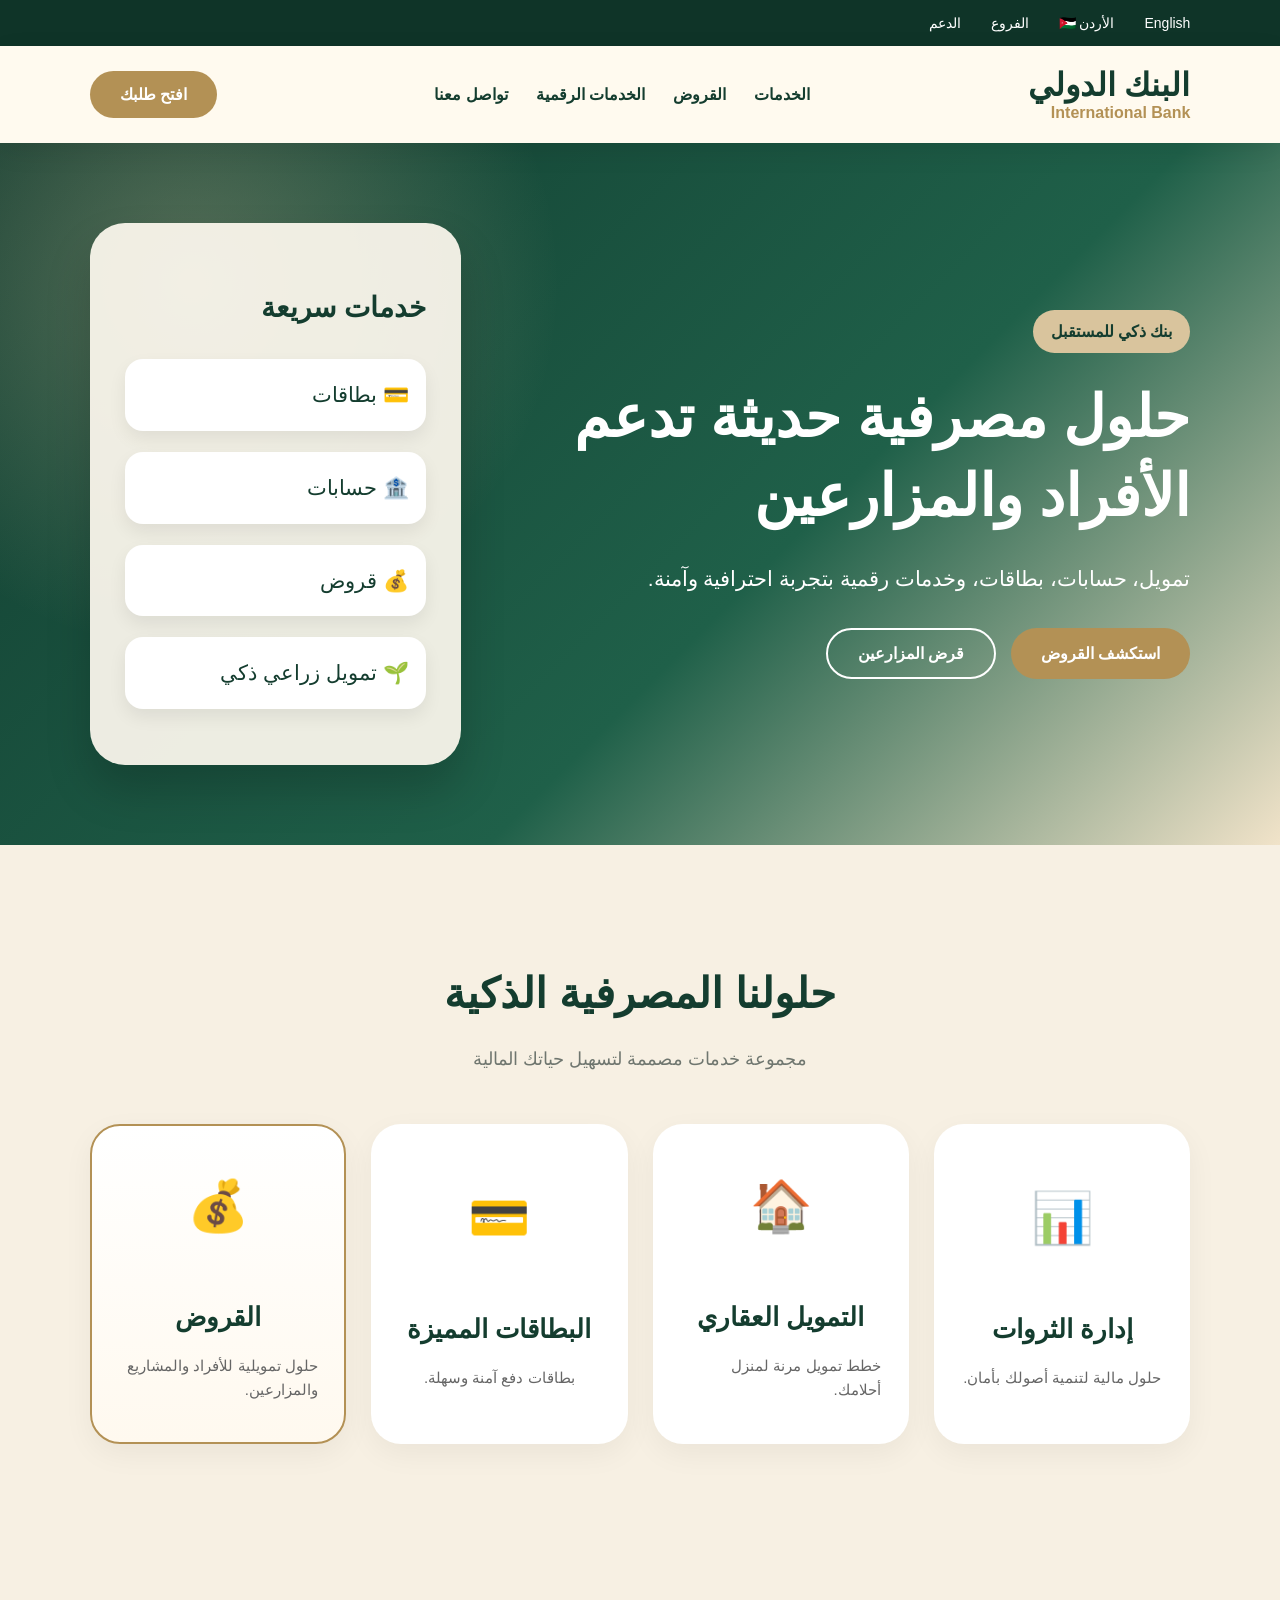
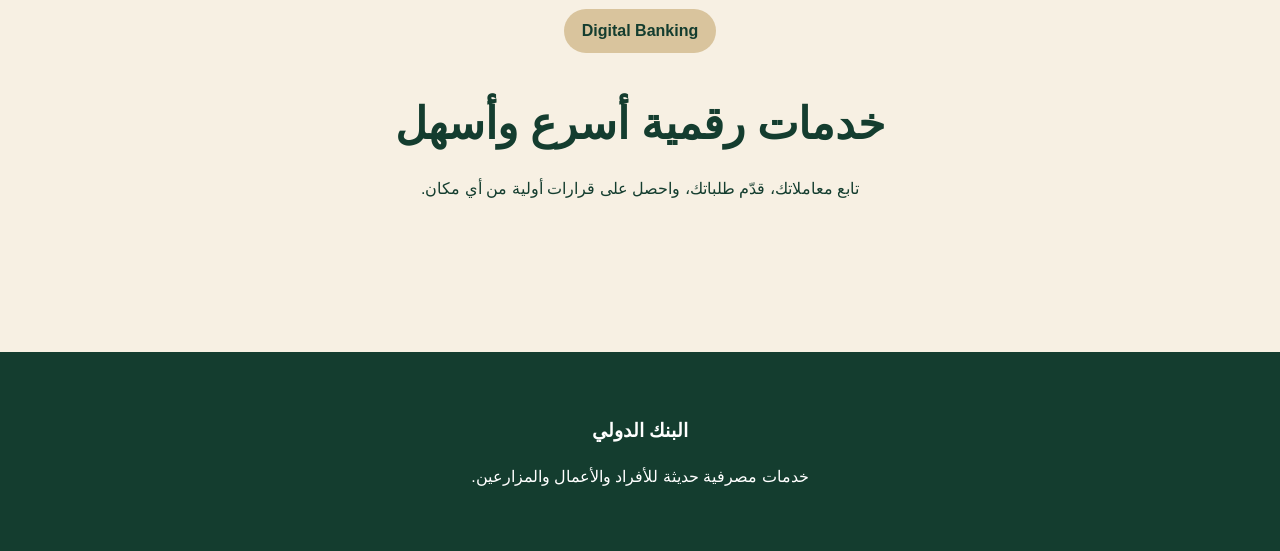
<file: frontend/index.html>
<!DOCTYPE html>
<html lang="ar" dir="rtl">
<head>
  <meta charset="UTF-8" />
  <meta name="viewport" content="width=device-width, initial-scale=1.0" />
  <title>البنك الدولي - تمويل زراعي ذكي</title>
  <link rel="stylesheet" href="style.css">
</head>
<body>

<header class="top-bar">
  <span>English</span>
  <span>الأردن 🇯🇴</span>
  <span>الفروع</span>
  <span>الدعم</span>
</header>

<header class="main-header">
  <div class="logo">
    <div class="logo-text">
        <h1>البنك الدولي</h1>
        <p>International Bank</p>
    </div>
  </div>

  <nav>
    <a href="#solutions">الخدمات</a>
    <a onclick="openLoansPage()">القروض</a>
    <a href="#digital">الخدمات الرقمية</a>
    <a href="#contact">تواصل معنا</a>
  </nav>

  <button onclick="openLoansPage()">افتح طلبك</button>
</header>

<main id="homePage">
  <section class="hero">
    <div class="hero-content">
      <span class="badge">بنك ذكي للمستقبل</span>
      <h2>حلول مصرفية حديثة تدعم الأفراد والمزارعين</h2>
      <p>تمويل، حسابات، بطاقات، وخدمات رقمية بتجربة احترافية وآمنة.</p>

      <div class="hero-actions">
        <button onclick="openLoansPage()">استكشف القروض</button>
        <button class="outline" onclick="openFarmerLoan()">قرض المزارعين</button>
      </div>
    </div>

    <div class="floating-card">
      <h3>خدمات سريعة</h3>
      <p>💳 بطاقات</p>
      <p>🏦 حسابات</p>
      <p>💰 قروض</p>
      <p>🌱 تمويل زراعي ذكي</p>
    </div>
  </section>

  <section id="solutions" class="solutions">
    <h2>حلولنا المصرفية الذكية</h2>
    <p class="sub-title">مجموعة خدمات مصممة لتسهيل حياتك المالية</p>

    <div class="solution-grid">
      <div class="solution-card">
        <div class="icon">📊</div>
        <h3>إدارة الثروات</h3>
        <p>حلول مالية لتنمية أصولك بأمان.</p>
      </div>

      <div class="solution-card">
        <div class="icon">🏠</div>
        <h3>التمويل العقاري</h3>
        <p>خطط تمويل مرنة لمنزل أحلامك.</p>
      </div>

      <div class="solution-card">
        <div class="icon">💳</div>
        <h3>البطاقات المميزة</h3>
        <p>بطاقات دفع آمنة وسهلة.</p>
      </div>

      <div class="solution-card special" onclick="openLoansPage()">
        <div class="icon">💰</div>
        <h3>القروض</h3>
        <p>حلول تمويلية للأفراد والمشاريع والمزارعين.</p>
      </div>
    </div>
  </section>

  <section id="digital" class="digital">
    <div>
      <span class="badge">Digital Banking</span>
      <h2>خدمات رقمية أسرع وأسهل</h2>
      <p>تابع معاملاتك، قدّم طلباتك، واحصل على قرارات أولية من أي مكان.</p>
    </div>
  </section>
</main>

<section id="loansPage" class="loans-page hidden">
  <button class="back-btn" onclick="goHome()">رجوع للرئيسية</button>

  <h2>القروض</h2>
  <p class="sub-title">اختر نوع القرض المناسب لك</p>

  <div class="loan-types">
    <div class="loan-card">
      <span>👤</span>
      <h3>القرض الشخصي</h3>
      <p>تمويل سريع لتلبية احتياجاتك الشخصية.</p>
      <button>اعرف أكثر</button>
    </div>

    <div class="loan-card">
      <span>🏠</span>
      <h3>القرض السكني</h3>
      <p>تمويل يساعدك على امتلاك منزل أحلامك.</p>
      <button>اعرف أكثر</button>
    </div>

    <div class="loan-card">
      <span>🚗</span>
      <h3>قرض السيارات</h3>
      <p>تمويل مناسب لشراء سيارتك الجديدة.</p>
      <button>اعرف أكثر</button>
    </div>

    <div class="loan-card farmer" onclick="openFarmerLoan()">
      <small>مدعوم بالذكاء الاصطناعي</small>
      <span>🌱</span>
      <h3>قرض المزارعين</h3>
      <p>تمويل زراعي ذكي حسب الأرض والمحصول والمنطقة.</p>
      <button>تقدم الآن</button>
    </div>
  </div>
</section>

<section id="farmerLoanPage" class="farmer-page hidden">
  <button class="back-btn" onclick="openLoansPage()">رجوع للقروض</button>

  <div class="form-layout">
    <aside class="form-info">
      <span class="badge">تمويل زراعي ذكي</span>
      <h2>قرض المزارعين</h2>
      <p>نموذج احترافي يرسل بيانات المزرعة للنظام لتحليل أهلية القرض.</p>

      <div class="steps-view">
        <div class="step-dot active-dot">1</div>
        <div class="line"></div>
        <div class="step-dot">2</div>
        <div class="line"></div>
        <div class="step-dot">3</div>
      </div>
    </aside>

    <form id="loanForm" class="farmer-form">
      <div class="progress">
        <div id="progressBar"></div>
      </div>

      <div class="form-step active-step">
        <h3>بيانات المزارع</h3>
        <label>اسم المزارع</label>
        <input id="farmer_name" type="text" required />
        <label>المنطقة</label>
<select id="city_name" required>
    <option value="" disabled selected>اختر المنطقة...</option>
    <option value="الأغوار">الأغوار</option>
    <option value="إربد">إربد</option>
    <option value="الكرك">الكرك</option>
    <option value="المفرق">المفرق</option>
    <option value="عمان">عمان</option>
    <option value="السلط">السلط</option>
    <option value="جرش">جرش</option>
    <option value="عجلون">عجلون</option>
    <option value="مادبا">مادبا</option>
    <option value="معان">معان</option>
    <option value="الطفيلة">الطفيلة</option>
    <option value="العقبة">العقبة</option>
</select>
        <button type="button" onclick="nextStep()">التالي</button>
      </div>

      <div class="form-step">
        <h3>بيانات الأرض والمحصول</h3>
        <label>نوع المحصول</label>
        <select id="crop_name" required>
          <option value="">اختر المحصول</option>
          <option>بندورة</option>
          <option>خيار</option>
          <option>بطاطا</option>
          <option>كوسا</option>
          <option>زيتون</option>
          <option>عنب</option>
          <option>باميا خضراء</option>
          <option>ليمون</option>
          <option>بصل ناشف</option>
        </select>
        <label>مساحة الأرض بالدونم</label>
        <input id="land_area" type="number" required />
        <label>مصدر المياه</label>
        <select id="water_source" required>
          <option value="">اختر مصدر المياه</option>
          <option>ري</option>
          <option>أمطار</option>
        </select>
        <div class="form-buttons">
          <button type="button" class="dark" onclick="prevStep()">السابق</button>
          <button type="button" onclick="nextStep()">التالي</button>
        </div>
      </div>

      <div class="form-step">
        <h3>بيانات القرض</h3>
        <label>سنوات الخبرة</label>
        <input id="experience_years" type="number" required />
        <label>مبلغ القرض المطلوب</label>
        <input id="loan_amount" type="number" required />
        <div class="form-buttons">
          <button type="button" class="dark" onclick="prevStep()">السابق</button>
          <button type="submit">احسب تقييمي</button>
        </div>
      </div>
    </form>
  </div>

  <!-- لوحة التحكم للنتائج (Dashboard) المحدثة -->
  <div id="result" class="result-container hidden">
    <div class="dashboard-header">
      <h3>📊 لوحة تحليل أهلية القرض</h3>
      <button class="print-btn" onclick="window.print()">تحميل التقرير PDF</button>
    </div>

    <div class="dashboard-grid">
      <!-- بطاقة النتيجة النهائية -->
      <div class="stat-card highlight">
        <h4>الحالة النهائية</h4>
        <div id="statusResult" class="status-badge">جاري التحليل...</div>
      </div>

      <!-- بطاقة مبلغ التمويل المتوقع -->
      <div class="stat-card">
        <h4>التمويل المقترح</h4>
        <p id="suggestedAmount" class="stat-value">--</p>
        <small>دينار أردني</small>
      </div>

      <!-- بطاقة تقييم المخاطر -->
      <div class="stat-card">
        <h4>مؤشر المخاطر</h4>
        <div class="risk-meter">
          <div id="riskLevel" class="risk-fill" style="width: 0%"></div>
        </div>
        <p id="riskText">--</p>
      </div>
    </div>

    <!-- صندوق التحليل التفصيلي -->
    <div class="analysis-details">
      <h4>📝 التوصيات والتحليل الفني</h4>
      <div id="detailedReport" class="report-text"></div>
    </div>
    
    <!-- ميزة المحفظة (Wallet Preview) -->
    <div class="wallet-preview">
      <p>💰 سيتم تحويل الدفعة الأولى إلى <strong>محفظتك الإلكترونية</strong> فور التوقيع الرقمي.</p>
    </div>
  </div>
</section>

<footer id="contact">
  <h3>البنك الدولي</h3>
  <p>خدمات مصرفية حديثة للأفراد والأعمال والمزارعين.</p>
</footer>

<script src="script.js"></script>
</body>
</html>
</file>
<file: frontend/style.css>
/* --- الإعدادات العامة --- */
* {
    box-sizing: border-box;
}

body {
    margin: 0;
    font-family: Tahoma, Arial, sans-serif;
    background: #f7f0e3;
    color: #143d2f;
    line-height: 1.6;
}

/* --- الشريط العلوي --- */
.top-bar {
    background: #0f3428;
    color: white;
    display: flex;
    gap: 30px;
    padding: 12px 7%;
    font-size: 14px;
}

/* --- الهيدر الرئيسي واللوجو المدمج --- */
.main-header {
    background: rgba(255, 250, 240, 0.95);
    backdrop-filter: blur(10px);
    padding: 22px 7%;
    display: flex;
    justify-content: space-between;
    align-items: center;
    box-shadow: 0 8px 25px #00000015;
    position: sticky;
    top: 0;
    z-index: 50;
}

.logo {
    display: flex;
    align-items: center;
    justify-content: center;
    gap: 15px;
}

.bank-logo {
    width: 75px;
    height: 75px;
    object-fit: contain;
    display: block;
}

.logo-text h1 {
    margin: 0;
    line-height: 1.1;
    font-size: 32px;
}

.logo-text p {
    margin: 0;
    line-height: 1.1;
    color: #b39155;
    font-weight: bold;
}

/* --- التنقل والروابط --- */
nav {
    display: flex;
    gap: 28px;
}

nav a {
    color: #143d2f;
    text-decoration: none;
    font-weight: bold;
    cursor: pointer;
}

/* --- الأزرار العامة --- */
button {
    border: none;
    border-radius: 35px;
    background: #b39155;
    color: white;
    padding: 14px 30px;
    font-size: 16px;
    font-weight: bold;
    cursor: pointer;
    transition: 0.3s;
}

button:hover {
    transform: translateY(-3px);
    box-shadow: 0 10px 20px #00000025;
}

/* --- قسم الهيرو (البداية) --- */
.hero {
    min-height: 600px;
    padding: 80px 7%;
    display: grid;
    grid-template-columns: 1.3fr 0.7fr;
    gap: 40px;
    align-items: center;
    background:
        radial-gradient(circle at 15% 20%, #d9c49d55, transparent 30%),
        linear-gradient(135deg, #123d30, #1f6049 60%, #f1e3c9);
}

.hero-content { color: white; }

.badge {
    display: inline-block;
    background: #d9c49d;
    color: #143d2f;
    padding: 9px 18px;
    border-radius: 25px;
    font-weight: bold;
}

.hero h2 {
    font-size: 58px;
    line-height: 1.35;
    margin: 25px 0;
}

.hero p {
    font-size: 21px;
    line-height: 1.8;
    max-width: 650px;
}

.hero-actions { display: flex; gap: 15px; margin-top: 30px; }
.outline { background: transparent; border: 2px solid white; }

/* الكارت العائم */
.floating-card {
    background: rgba(255, 250, 240, 0.92);
    border-radius: 35px;
    padding: 35px;
    box-shadow: 0 25px 45px #00000030;
}

.floating-card h3 { font-size: 28px; }

.floating-card p {
    background: white;
    padding: 17px;
    border-radius: 18px;
    box-shadow: 0 8px 18px #00000012;
}

/* --- أقسام الحلول والخدمات --- */
.solutions, .digital, .loans-page, .farmer-page {
    padding: 85px 7%;
    text-align: center;
}

.solutions h2, .digital h2, .loans-page h2 {
    font-size: 44px;
    margin-bottom: 10px;
}

.sub-title {
    color: #6f766f;
    font-size: 19px;
    margin-bottom: 45px;
    text-align: center;
}

/* شبكة البطاقات (الحلول والقروض) */
.solution-grid, .loan-types {
    display: grid;
    grid-template-columns: repeat(4, 1fr);
    gap: 25px;
    text-align: right; /* للعودة للتنسيق العربي */
}

.solution-card, .loan-card {
    background: white;
    padding: 35px 25px;
    border-radius: 28px;
    box-shadow: 0 12px 30px #00000012;
    transition: 0.3s;
    min-height: 240px;
}

.solution-card:hover, .loan-card:hover {
    transform: translateY(-10px);
    box-shadow: 0 20px 40px #00000022;
}

.icon, .loan-card span { font-size: 45px; }
.solution-card h3, .loan-card h3 { font-size: 26px; }
.solution-card p, .loan-card p { color: #666; line-height: 1.8; }

/* التميز لقرض المزارعين والخدمات الخاصة */
.special, .loan-card.farmer {
    border: 3px solid #b39155;
    background: linear-gradient(180deg, #fff, #f2e5cc);
    cursor: pointer;
}

.loan-card small {
    background: #143d2f;
    color: white;
    padding: 7px 12px;
    border-radius: 18px;
    display: inline-block;
    margin-bottom: 14px;
}

/* --- النماذج وقرض المزارعين --- */
.hidden { display: none; }

.form-layout {
    display: grid;
    grid-template-columns: 0.85fr 1.15fr;
    gap: 35px;
    align-items: start;
    text-align: right;
}

.form-info {
    background: linear-gradient(160deg, #143d2f, #23624b);
    color: white;
    padding: 45px;
    border-radius: 34px;
    min-height: 520px;
    box-shadow: 0 18px 40px #00000025;
}

.form-info h2 { font-size: 48px; }
.form-info p { font-size: 20px; line-height: 1.9; }

/* خطوات النموذج */
.steps-view {
    display: flex;
    align-items: center;
    margin-top: 55px;
}

.step-dot {
    width: 44px;
    height: 44px;
    background: white;
    color: #143d2f;
    border-radius: 50%;
    display: grid;
    place-items: center;
    font-weight: bold;
}

.active-dot { background: #d9c49d; }
.line { height: 3px; background: #d9c49d; flex: 1; }

/* الفورم */
.farmer-form {
    background: white;
    padding: 35px;
    border-radius: 34px;
    box-shadow: 0 18px 40px #00000018;
    text-align: right;
}

.progress {
    height: 10px;
    background: #eee1c8;
    border-radius: 20px;
    margin-bottom: 30px;
    overflow: hidden;
}

#progressBar {
    height: 100%;
    width: 33%;
    background: #b39155;
    transition: 0.3s;
}

.form-step { display: none; }
.active-step { display: block; }
.farmer-form input, .farmer-form select {
    width: 100%;
    padding: 16px;
    border: 1px solid #d8c7a6;
    border-radius: 20px; /* نفس درجة الاستدارة اللي في صورتك */
    margin-top: 8px;
    background-color: white;
    font-size: 16px;
    color: #143d2f;
    appearance: none; /* لإزالة السهم الافتراضي للمتصفح إذا أردتِ */
    background-image: url('data:image/svg+xml;charset=US-ASCII,<svg xmlns="http://www.w3.org/2000/svg" width="20" height="20" viewBox="0 0 20 20"><path fill="%23b39155" d="M5 7l5 5 5-5z"/></svg>'); /* سهم ذهبي أنيق */
    background-repeat: no-repeat;
    background-position: left 15px center; /* وضع السهم جهة اليسار لأن الكتابة بالعربي */
}

/* --- لوحة التحكم (Dashboard) والنتائج --- */
.result-container {
    margin-top: 50px;
    background: #fff;
    border-radius: 34px;
    padding: 40px;
    box-shadow: 0 20px 50px rgba(0,0,0,0.1);
    border-top: 8px solid #b39155;
    animation: slideUp 0.5s ease-out;
    text-align: right;
}

@keyframes slideUp {
    from { opacity: 0; transform: translateY(30px); }
    to { opacity: 1; transform: translateY(0); }
}

.dashboard-header {
    display: flex;
    justify-content: space-between;
    align-items: center;
    margin-bottom: 30px;
    border-bottom: 2px solid #f7f0e3;
    padding-bottom: 15px;
}

.dashboard-grid {
    display: grid;
    grid-template-columns: repeat(3, 1fr);
    gap: 25px;
    margin-bottom: 35px;
}

.stat-card {
    background: #fdfaf4;
    padding: 25px;
    border-radius: 24px;
    text-align: center;
    border: 1px solid #efe2c8;
}

.stat-card.highlight { background: #143d2f; color: white; }

/* مؤشر المخاطر */
.risk-meter {
    height: 14px;
    background: #eee;
    border-radius: 10px;
    margin: 20px 0 10px;
    overflow: hidden;
}

.risk-fill {
    height: 100%;
    width: 0%;
    background: linear-gradient(to left, #ff4b2b, #ffb75e);
    transition: width 1.5s cubic-bezier(0.1, 0.7, 1.0, 0.1);
}

.analysis-details {
    background: #f9f9f9;
    padding: 30px;
    border-radius: 24px;
    border-right: 6px solid #b39155;
    text-align: right;
}

/* --- الفوتر والتجاوب --- */
footer {
    background: #143d2f;
    color: white;
    text-align: center;
    padding: 45px 7%;
    margin-top: 50px;
}

@media (max-width: 1000px) {
    .hero, .solution-grid, .loan-types, .form-layout, .dashboard-grid {
        grid-template-columns: 1fr;
    }
    .main-header { flex-direction: column; gap: 18px; }
    .hero h2 { font-size: 38px; }
}

@media print {
    .top-bar, .main-header, .back-btn, .farmer-form, .print-btn, footer {
        display: none !important;
    }
}




/* --- قسم الحلول المصرفية (التنسيق المطابق للصورة) --- */
.solutions {
    padding: 80px 7%;
    text-align: center;
    background-color: #f7f0e3; /* لون الخلفية الكريمي الهادئ */
}

.solutions h2 {
    font-size: 42px;
    color: #143d2f;
    margin-bottom: 10px;
    font-weight: bold;
}

.sub-title {
    font-size: 18px;
    color: #6f766f;
    margin-bottom: 50px;
}

/* شبكة البطاقات */
.solution-grid {
    display: grid;
    grid-template-columns: repeat(4, 1fr);
    gap: 25px;
    max-width: 1200px;
    margin: 0 auto;
}

/* تصميم البطاقة الموحد */
.solution-card {
    background: #ffffff;
    border-radius: 30px; /* حواف مستديرة ناعمة */
    padding: 40px 20px;
    box-shadow: 0 10px 30px rgba(0, 0, 0, 0.05); /* ظل خفيف جداً */
    transition: all 0.3s ease;
    display: flex;
    flex-direction: column;
    align-items: center;
    min-height: 320px;
    justify-content: center;
    border: 1px solid transparent;
}

/* تأثير عند تمرير الماوس */
.solution-card:hover {
    transform: translateY(-10px);
    box-shadow: 0 15px 40px rgba(0, 0, 0, 0.1);
}

/* تمييز بطاقة القروض (الإطار الذهبي) */
.solution-card.special {
    border: 2px solid #b39155;
    background: linear-gradient(180deg, #ffffff 0%, #fff9ef 100%);
}

/* تنسيق الأيقونات (Emoji أو Image) */
.solution-card .icon {
    font-size: 50px;
    margin-bottom: 25px;
    display: block;
}

.solution-card h3 {
    font-size: 26px;
    color: #143d2f;
    margin-bottom: 15px;
    font-weight: bold;
}

.solution-card p {
    font-size: 15px;
    color: #666;
    line-height: 1.6;
    margin: 0;
    max-width: 200px;
}

/* التجاوب مع الشاشات الصغيرة */
@media (max-width: 1024px) {
    .solution-grid {
        grid-template-columns: repeat(2, 1fr);
    }
}

@media (max-width: 600px) {
    .solution-grid {
        grid-template-columns: 1fr;
    }
}
</file>
